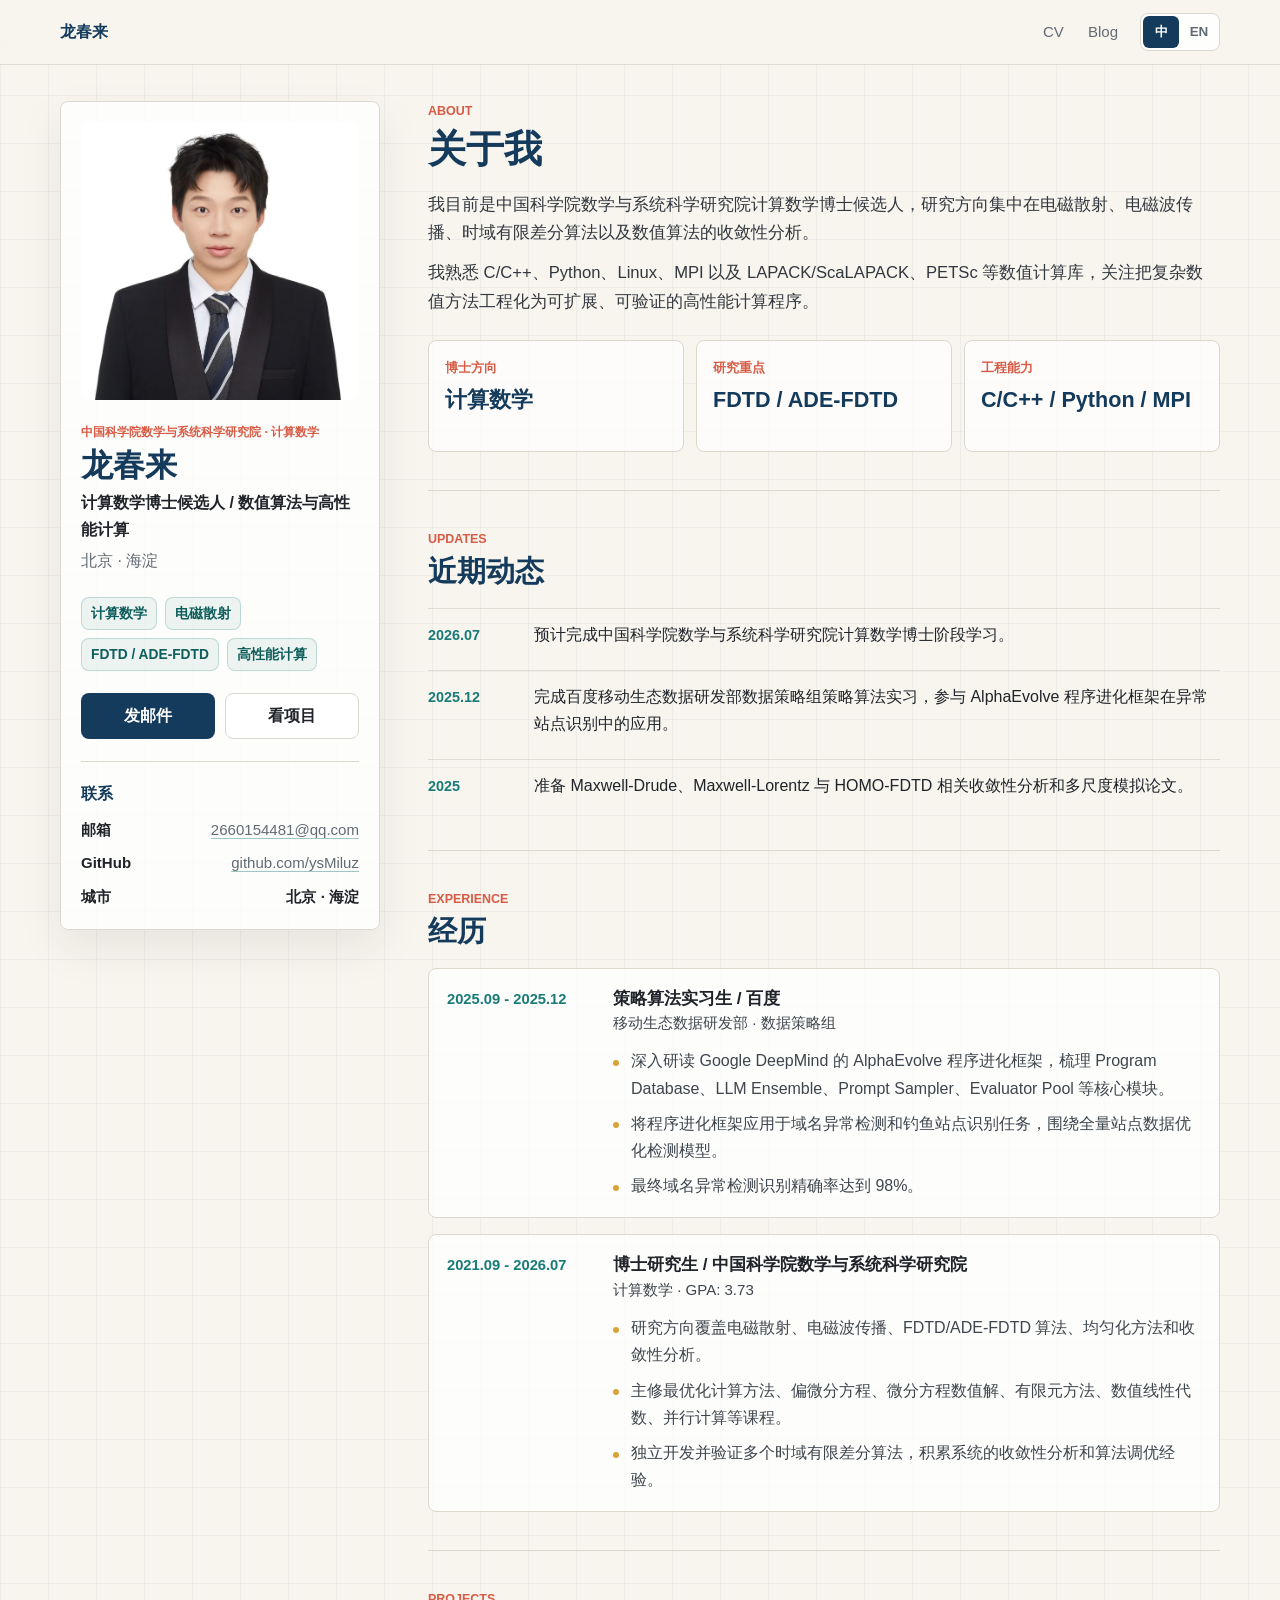
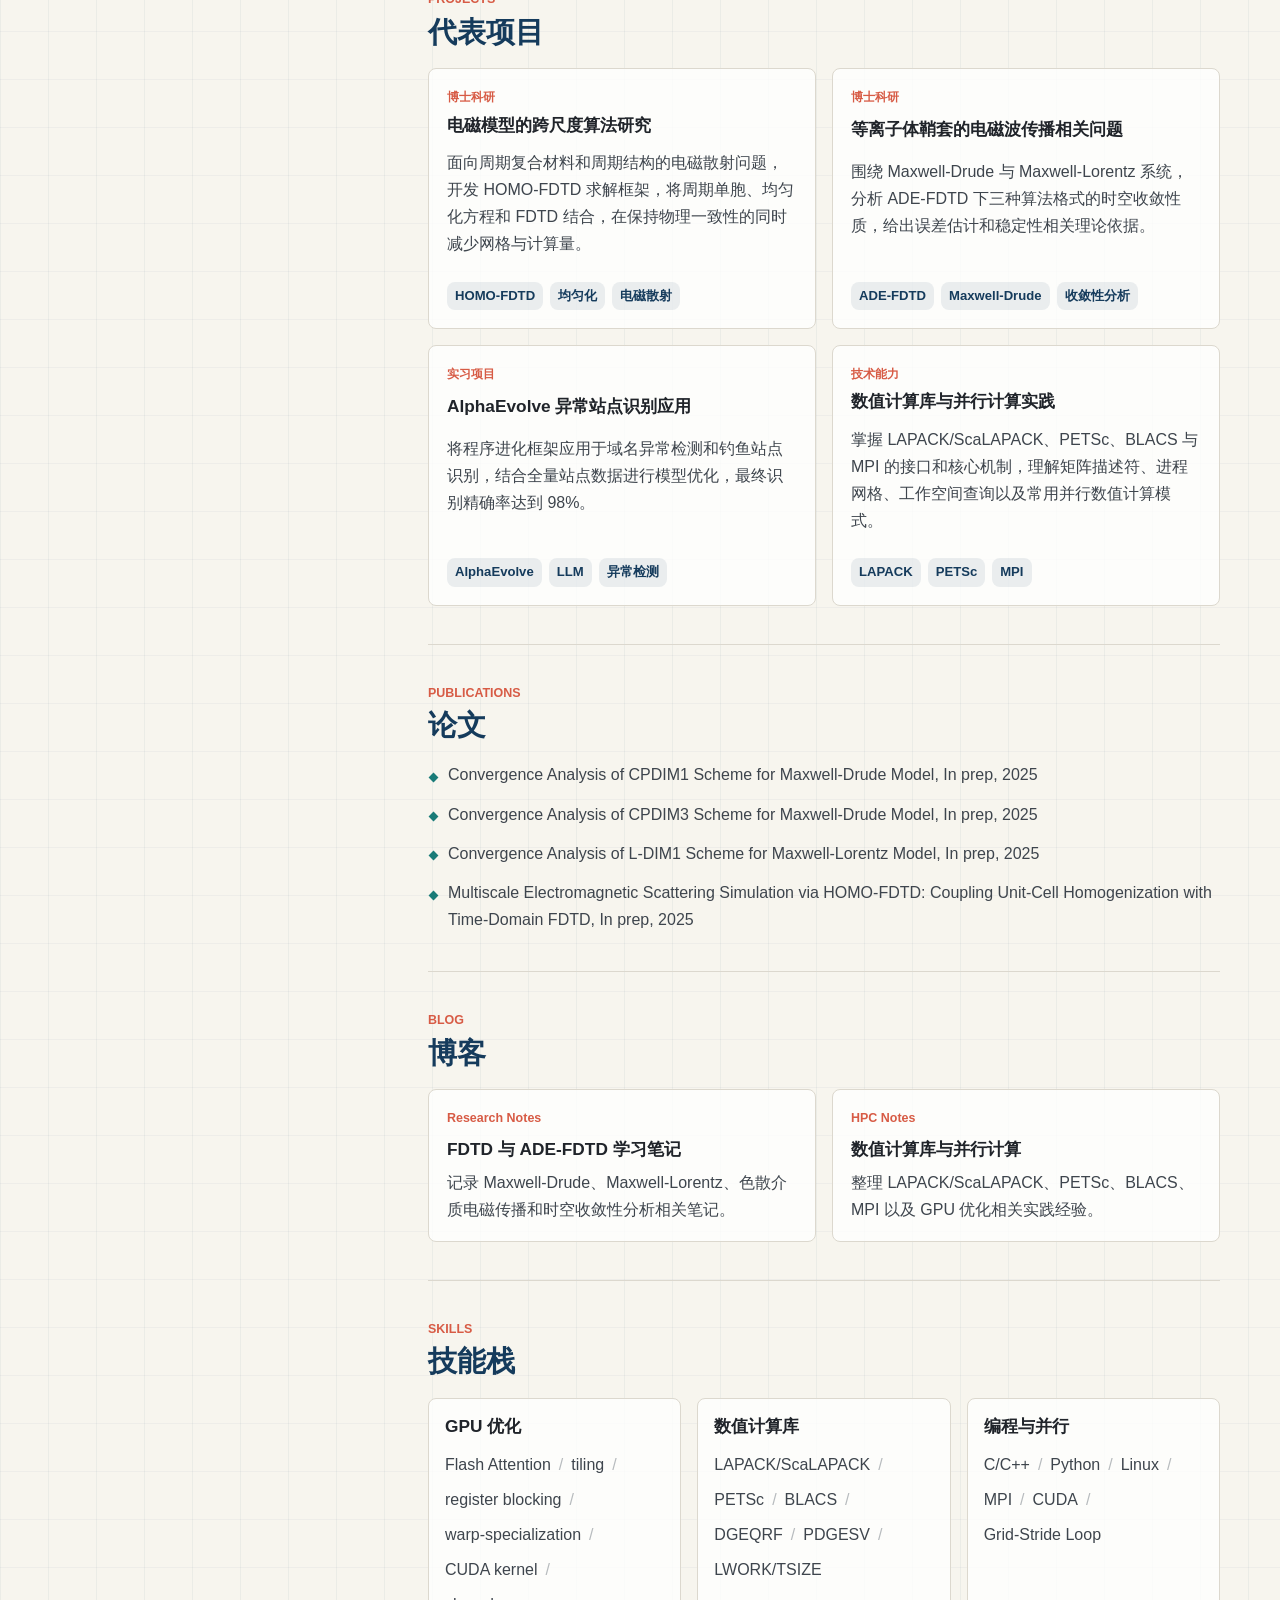
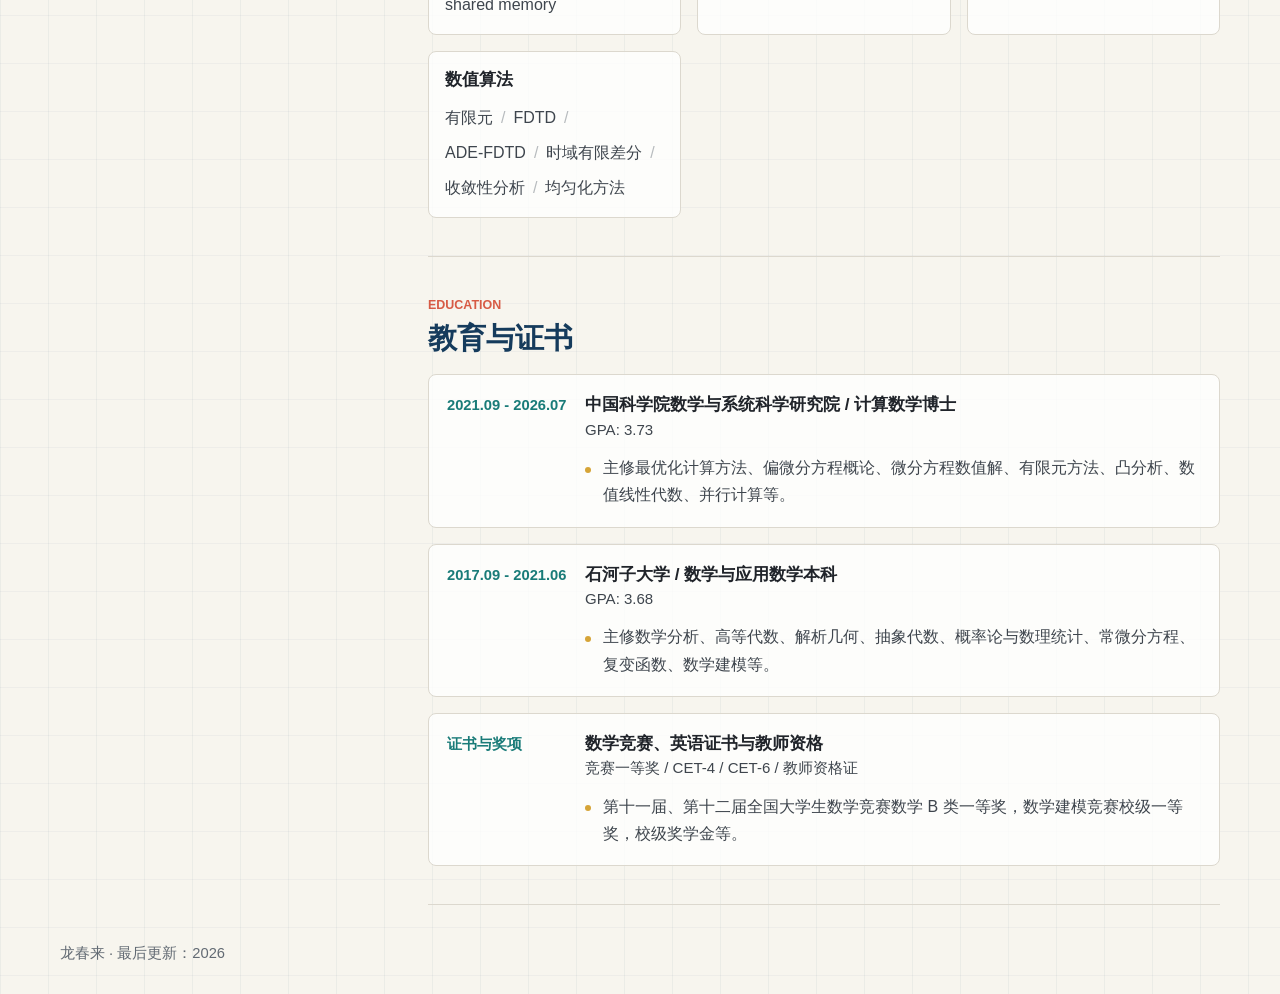
<file: index.html>
<!doctype html>
<html lang="zh-CN">
  <head>
    <meta charset="utf-8" />
    <meta name="viewport" content="width=device-width, initial-scale=1" />
    <meta
      name="description"
      content="个人简历网页，展示个人简介、经历、项目、技能与联系方式。"
    />
    <title>个人简历 | Resume</title>
    <link rel="stylesheet" href="./styles.css" />
  </head>
  <body>
    <a class="skip-link" href="#content" data-i18n="actions.skip">跳到正文</a>

    <header class="site-header">
      <div class="header-inner">
        <a class="brand" href="#top" data-profile="name">你的姓名</a>
        <div class="header-tools">
          <nav class="site-nav" aria-label="主导航">
            <a href="./files/cv.pdf" target="_blank" rel="noreferrer" data-i18n="siteLinks.cv">CV</a>
            <a href="#blog" data-i18n="siteLinks.blog">Blog</a>
          </nav>
          <div class="language-toggle" aria-label="语言切换">
            <button type="button" data-lang-button="zh" aria-pressed="true">中</button>
            <button type="button" data-lang-button="en" aria-pressed="false">EN</button>
          </div>
        </div>
      </div>
    </header>

    <main id="top" class="page-shell">
      <aside class="profile-panel" aria-label="个人资料">
        <img
          class="profile-photo"
          src="./assets/profile-visual.png"
          alt="职业风格个人主页插图"
          width="320"
          height="320"
        />
        <div class="profile-copy">
          <p class="eyebrow" data-profile="availability">正在寻找新的机会</p>
          <h1 data-profile="name">你的姓名</h1>
          <p class="role" data-profile="role">你的职业方向 / 当前身份</p>
          <p class="location" data-profile="location">中国 · 城市</p>
        </div>

        <div class="tag-list" data-list="focus"></div>

        <div class="profile-actions">
          <a class="button button-primary" data-profile="emailLink" href="mailto:you@example.com">
            <span data-i18n="actions.email">发邮件</span>
          </a>
          <a class="button button-secondary" href="#projects" data-i18n="actions.projects">看项目</a>
        </div>

        <section class="mini-section" id="contact">
          <h2 data-i18n="sections.contactTitle">联系</h2>
          <ul class="contact-list" data-list="links"></ul>
        </section>
      </aside>

      <div id="content" class="content-column">
        <section id="cv" class="section-block intro-section">
          <p class="section-kicker" data-i18n="sections.aboutKicker">About</p>
          <h2 data-i18n="sections.aboutTitle">关于我</h2>
          <div class="about-copy" data-list="about"></div>
          <dl class="metric-grid" data-list="highlights"></dl>
        </section>

        <section class="section-block">
          <div class="section-heading">
            <div>
              <p class="section-kicker" data-i18n="sections.updatesKicker">Updates</p>
              <h2 data-i18n="sections.updatesTitle">近期动态</h2>
            </div>
          </div>
          <ol class="news-list" data-list="updates"></ol>
        </section>

        <section id="experience" class="section-block">
          <div class="section-heading">
            <div>
              <p class="section-kicker" data-i18n="sections.experienceKicker">Experience</p>
              <h2 data-i18n="sections.experienceTitle">经历</h2>
            </div>
          </div>
          <div class="timeline" data-list="experience"></div>
        </section>

        <section id="projects" class="section-block">
          <div class="section-heading">
            <div>
              <p class="section-kicker" data-i18n="sections.projectsKicker">Projects</p>
              <h2 data-i18n="sections.projectsTitle">代表项目</h2>
            </div>
          </div>
          <div class="project-grid" data-list="projects"></div>
        </section>

        <section id="publications" class="section-block">
          <div class="section-heading">
            <div>
              <p class="section-kicker" data-i18n="sections.publicationsKicker">Publications</p>
              <h2 data-i18n="sections.publicationsTitle">论文</h2>
            </div>
          </div>
          <ul class="publication-list" data-list="publications"></ul>
        </section>

        <section id="blog" class="section-block">
          <div class="section-heading">
            <div>
              <p class="section-kicker" data-i18n="sections.blogKicker">Blog</p>
              <h2 data-i18n="sections.blogTitle">博客</h2>
            </div>
          </div>
          <div class="blog-list" data-list="blog"></div>
        </section>

        <section id="skills" class="section-block">
          <div class="section-heading">
            <div>
              <p class="section-kicker" data-i18n="sections.skillsKicker">Skills</p>
              <h2 data-i18n="sections.skillsTitle">技能栈</h2>
            </div>
          </div>
          <div class="skill-grid" data-list="skills"></div>
        </section>

        <section class="section-block">
          <div class="section-heading">
            <div>
              <p class="section-kicker" data-i18n="sections.educationKicker">Education</p>
              <h2 data-i18n="sections.educationTitle">教育与证书</h2>
            </div>
          </div>
          <div class="timeline compact" data-list="education"></div>
        </section>
      </div>
    </main>

    <footer class="site-footer">
      <p>
        <span data-profile="name">你的姓名</span>
        <span aria-hidden="true"> · </span>
        <span data-profile="footer">个人简历网页</span>
      </p>
    </footer>

    <script src="./profile.js"></script>
  </body>
</html>
</file>
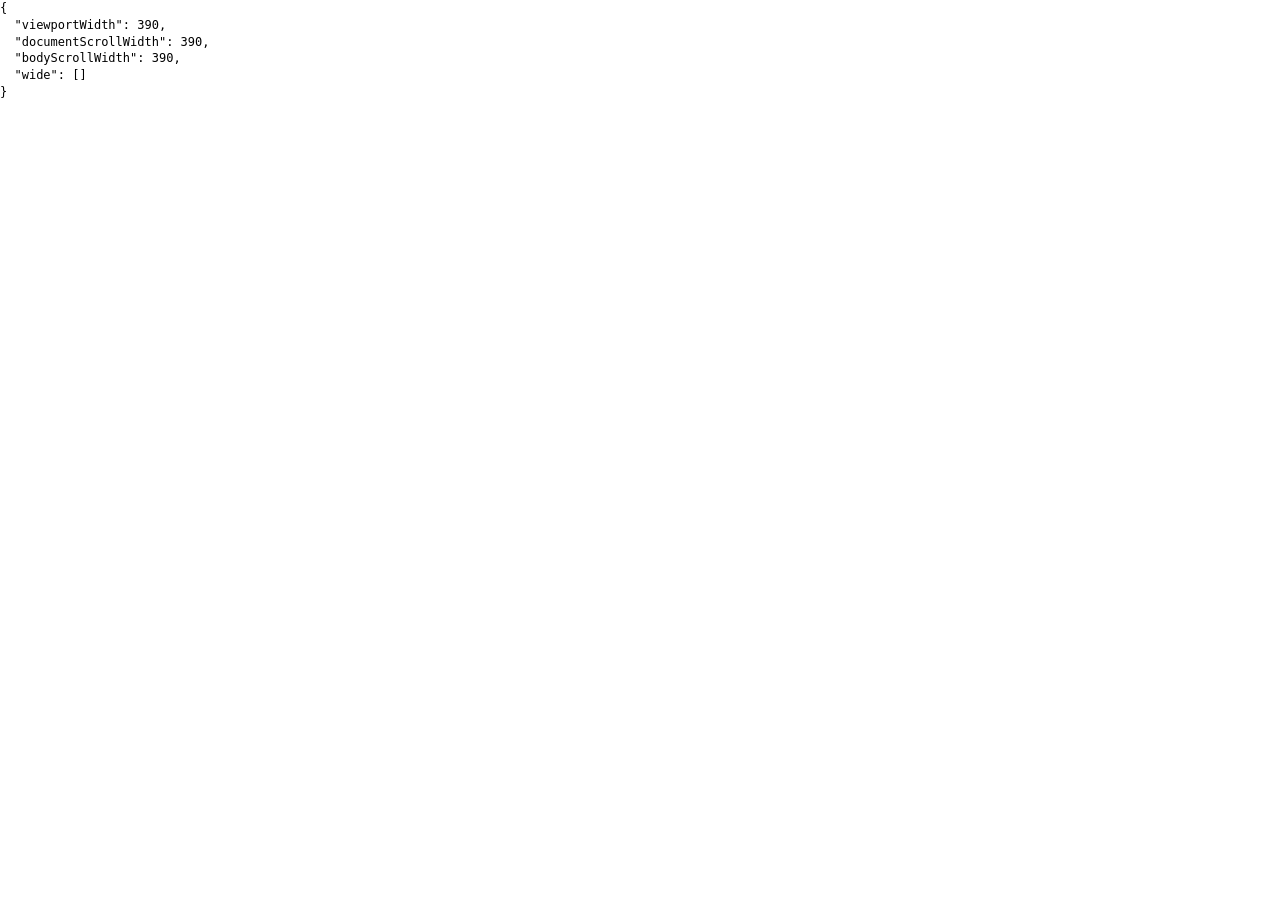
<file: tmp/layout-check.html>
<!doctype html>
<meta charset="utf-8" />
<style>
  body {
    margin: 0;
    font: 12px/1.4 Consolas, monospace;
    white-space: pre-wrap;
  }
</style>
<iframe id="frame" src="../index.html?lang=en" style="width: 390px; height: 1200px; border: 0"></iframe>
<script>
  const frame = document.querySelector("#frame");

  frame.addEventListener("load", () => {
    const documentInFrame = frame.contentDocument;
    const viewportWidth = documentInFrame.documentElement.clientWidth;
    const wide = [...documentInFrame.querySelectorAll("*")]
      .map((node) => {
        const rect = node.getBoundingClientRect();
        return {
          tag: node.tagName.toLowerCase(),
          id: node.id || "",
          className: typeof node.className === "string" ? node.className : "",
          left: Math.round(rect.left),
          right: Math.round(rect.right),
          width: Math.round(rect.width),
          scrollWidth: node.scrollWidth,
          clientWidth: node.clientWidth,
          text: (node.textContent || "").trim().replace(/\s+/g, " ").slice(0, 90),
        };
      })
      .filter((item) => item.right > viewportWidth + 1 || item.scrollWidth > item.clientWidth + 1)
      .sort((a, b) => b.right - a.right)
      .slice(0, 30);

    document.body.textContent = JSON.stringify(
      {
        viewportWidth,
        documentScrollWidth: documentInFrame.documentElement.scrollWidth,
        bodyScrollWidth: documentInFrame.body.scrollWidth,
        wide,
      },
      null,
      2
    );
  });
</script>
</file>
<file: styles.css>
:root {
  --paper: #f7f5ee;
  --surface: #ffffff;
  --ink: #20242a;
  --muted: #626a73;
  --line: #dcd8ce;
  --blue: #153b5c;
  --teal: #197b78;
  --coral: #d75b45;
  --amber: #d6a437;
  --shadow: 0 18px 45px rgba(32, 36, 42, 0.08);
  --radius: 8px;
  --content: 1160px;
}

* {
  box-sizing: border-box;
}

html {
  scroll-behavior: smooth;
}

body {
  margin: 0;
  color: var(--ink);
  background:
    linear-gradient(90deg, rgba(21, 59, 92, 0.05) 1px, transparent 1px),
    linear-gradient(0deg, rgba(21, 59, 92, 0.04) 1px, transparent 1px),
    var(--paper);
  background-size: 48px 48px;
  font-family:
    -apple-system, BlinkMacSystemFont, "Segoe UI", "Microsoft YaHei", "PingFang SC",
    "Noto Sans CJK SC", Arial, sans-serif;
  line-height: 1.7;
}

a {
  color: inherit;
  text-decoration-color: rgba(25, 123, 120, 0.42);
  text-underline-offset: 0.2em;
}

a:hover {
  color: var(--teal);
}

.skip-link {
  position: absolute;
  left: 16px;
  top: -48px;
  z-index: 5;
  padding: 8px 12px;
  border-radius: var(--radius);
  background: var(--ink);
  color: #fff;
  transition: top 0.2s ease;
}

.skip-link:focus {
  top: 16px;
}

.site-header {
  position: sticky;
  top: 0;
  z-index: 4;
  border-bottom: 1px solid rgba(220, 216, 206, 0.88);
  background: rgba(247, 245, 238, 0.86);
  backdrop-filter: blur(14px);
}

.header-inner {
  display: flex;
  align-items: center;
  justify-content: space-between;
  gap: 24px;
  width: min(calc(100% - 32px), var(--content));
  min-height: 64px;
  margin: 0 auto;
}

.brand {
  color: var(--blue);
  font-weight: 800;
  text-decoration: none;
}

.site-nav {
  display: flex;
  align-items: center;
  gap: 4px;
  overflow-x: auto;
  white-space: nowrap;
}

.header-tools {
  display: flex;
  align-items: center;
  gap: 12px;
  min-width: 0;
}

.site-nav a {
  padding: 8px 10px;
  border-radius: var(--radius);
  color: var(--muted);
  font-size: 0.94rem;
  text-decoration: none;
}

.site-nav a:hover {
  background: rgba(25, 123, 120, 0.1);
  color: var(--teal);
}

.language-toggle {
  display: inline-flex;
  flex: 0 0 auto;
  gap: 2px;
  padding: 2px;
  border: 1px solid var(--line);
  border-radius: var(--radius);
  background: rgba(255, 255, 255, 0.82);
}

.language-toggle button {
  min-width: 36px;
  height: 32px;
  border: 0;
  border-radius: 6px;
  background: transparent;
  color: var(--muted);
  cursor: pointer;
  font: inherit;
  font-size: 0.84rem;
  font-weight: 800;
}

.language-toggle button:hover {
  color: var(--teal);
}

.language-toggle button.is-active {
  background: var(--blue);
  color: #fff;
}

.page-shell {
  display: grid;
  grid-template-columns: 320px minmax(0, 1fr);
  gap: 48px;
  width: min(calc(100% - 32px), var(--content));
  margin: 36px auto 0;
  align-items: start;
}

.profile-panel {
  position: sticky;
  top: 92px;
  display: grid;
  gap: 22px;
  min-width: 0;
  padding: 20px;
  border: 1px solid var(--line);
  border-radius: var(--radius);
  background: rgba(255, 255, 255, 0.78);
  box-shadow: var(--shadow);
}

.profile-photo {
  display: block;
  width: 100%;
  height: auto;
  aspect-ratio: 1;
  border-radius: var(--radius);
  object-fit: cover;
  background: #eef3f1;
}

.profile-copy {
  display: grid;
  gap: 4px;
  min-width: 0;
}

.eyebrow,
.section-kicker {
  margin: 0;
  color: var(--coral);
  font-size: 0.78rem;
  font-weight: 800;
  letter-spacing: 0;
  text-transform: uppercase;
  overflow-wrap: anywhere;
}

.profile-copy h1 {
  margin: 0;
  color: var(--blue);
  font-size: 2rem;
  line-height: 1.18;
  overflow-wrap: anywhere;
}

.role,
.location {
  margin: 0;
  color: var(--muted);
}

.role {
  color: var(--ink);
  font-weight: 700;
  overflow-wrap: anywhere;
}

.tag-list {
  display: flex;
  flex-wrap: wrap;
  gap: 8px;
}

.tag {
  display: inline-flex;
  align-items: center;
  max-width: 100%;
  min-height: 30px;
  padding: 4px 9px;
  border: 1px solid rgba(25, 123, 120, 0.22);
  border-radius: var(--radius);
  background: rgba(25, 123, 120, 0.08);
  color: #0f5e5b;
  font-size: 0.86rem;
  font-weight: 700;
  overflow-wrap: anywhere;
  white-space: normal;
}

.profile-actions {
  display: grid;
  grid-template-columns: 1fr 1fr;
  gap: 10px;
}

.button {
  display: inline-flex;
  align-items: center;
  justify-content: center;
  min-width: 0;
  min-height: 42px;
  padding: 8px 12px;
  border: 1px solid transparent;
  border-radius: var(--radius);
  font-weight: 800;
  text-align: center;
  text-decoration: none;
  overflow-wrap: anywhere;
}

.button-primary {
  background: var(--blue);
  color: #fff;
}

.button-primary:hover {
  background: #0d2e49;
  color: #fff;
}

.button-secondary {
  border-color: var(--line);
  background: #fff;
  color: var(--ink);
}

.button-secondary:hover {
  border-color: rgba(25, 123, 120, 0.42);
  color: var(--teal);
}

.mini-section {
  border-top: 1px solid var(--line);
  padding-top: 18px;
}

.mini-section h2 {
  margin: 0 0 10px;
  color: var(--blue);
  font-size: 1rem;
}

.contact-list,
.news-list {
  margin: 0;
  padding: 0;
  list-style: none;
}

.contact-list {
  display: grid;
  gap: 8px;
}

.contact-list li {
  display: flex;
  align-items: baseline;
  justify-content: space-between;
  gap: 12px;
  min-width: 0;
  color: var(--muted);
  font-size: 0.94rem;
}

.contact-list li > :last-child {
  min-width: 0;
  text-align: right;
  overflow-wrap: anywhere;
}

.contact-list span {
  color: var(--ink);
  font-weight: 700;
}

.contact-list a {
  overflow-wrap: anywhere;
}

.content-column {
  display: grid;
  gap: 38px;
  min-width: 0;
}

.section-block {
  scroll-margin-top: 92px;
  padding: 0 0 38px;
  border-bottom: 1px solid var(--line);
}

.section-block h2 {
  margin: 4px 0 18px;
  color: var(--blue);
  font-size: 1.8rem;
  line-height: 1.24;
}

.intro-section h2 {
  font-size: 2.35rem;
}

.about-copy {
  display: grid;
  gap: 12px;
  max-width: 780px;
  color: #33383f;
  font-size: 1.04rem;
  min-width: 0;
  overflow-wrap: anywhere;
}

.about-copy p {
  margin: 0;
}

.metric-grid {
  display: grid;
  grid-template-columns: repeat(3, minmax(0, 1fr));
  gap: 12px;
  margin: 24px 0 0;
}

.metric-card {
  min-height: 112px;
  padding: 16px;
  border: 1px solid var(--line);
  border-radius: var(--radius);
  background: rgba(255, 255, 255, 0.74);
}

.metric-card dt {
  margin: 0 0 8px;
  color: var(--coral);
  font-size: 0.82rem;
  font-weight: 800;
}

.metric-card dd {
  margin: 0;
  color: var(--blue);
  font-size: 1.35rem;
  font-weight: 900;
  line-height: 1.22;
}

.section-heading {
  display: flex;
  justify-content: space-between;
  gap: 16px;
  align-items: end;
}

.news-list {
  display: grid;
  gap: 10px;
}

.news-list li {
  display: grid;
  grid-template-columns: 92px minmax(0, 1fr);
  gap: 14px;
  align-items: baseline;
  padding: 12px 0;
  border-top: 1px solid rgba(220, 216, 206, 0.8);
}

.news-date {
  color: var(--teal);
  font-size: 0.9rem;
  font-weight: 800;
}

.timeline {
  display: grid;
  gap: 16px;
}

.timeline-item,
.project-card,
.skill-card,
.blog-card {
  border: 1px solid var(--line);
  border-radius: var(--radius);
  background: rgba(255, 255, 255, 0.78);
}

.timeline-item {
  display: grid;
  grid-template-columns: 148px minmax(0, 1fr);
  gap: 18px;
  padding: 18px;
}

.timeline-time {
  color: var(--teal);
  font-size: 0.92rem;
  font-weight: 800;
}

.timeline-body h3,
.project-card h3,
.skill-card h3,
.blog-card h3 {
  margin: 0;
  color: var(--ink);
  font-size: 1.08rem;
  line-height: 1.35;
}

.timeline-meta {
  margin: 4px 0 10px;
  color: var(--muted);
  font-size: 0.94rem;
}

.timeline-body p,
.project-card p {
  margin: 0;
  color: #3e454d;
  overflow-wrap: anywhere;
}

.timeline-points,
.project-tags,
.skill-list,
.publication-list {
  margin: 12px 0 0;
  padding: 0;
  list-style: none;
}

.timeline-points {
  display: grid;
  gap: 8px;
}

.timeline-points li {
  position: relative;
  padding-left: 18px;
  color: #3e454d;
}

.timeline-points li::before {
  content: "";
  position: absolute;
  left: 0;
  top: 0.78em;
  width: 6px;
  height: 6px;
  border-radius: 50%;
  background: var(--amber);
}

.project-grid {
  display: grid;
  grid-template-columns: repeat(2, minmax(0, 1fr));
  gap: 16px;
}

.project-card {
  display: grid;
  gap: 12px;
  min-height: 220px;
  padding: 18px;
}

.project-card header {
  display: grid;
  gap: 5px;
}

.project-card .project-type {
  color: var(--coral);
  font-size: 0.78rem;
  font-weight: 800;
}

.project-card a {
  width: fit-content;
  font-weight: 800;
}

.project-tags {
  display: flex;
  flex-wrap: wrap;
  gap: 7px;
  align-self: end;
}

.project-tags li {
  padding: 3px 8px;
  border-radius: var(--radius);
  background: rgba(21, 59, 92, 0.08);
  color: var(--blue);
  font-size: 0.82rem;
  font-weight: 800;
}

.publication-list {
  display: grid;
  gap: 12px;
  margin-top: 0;
}

.publication-list li {
  position: relative;
  padding-left: 20px;
  color: #3e454d;
}

.publication-list li::before {
  content: "";
  position: absolute;
  left: 2px;
  top: 0.78em;
  width: 7px;
  height: 7px;
  background: var(--teal);
  transform: rotate(45deg);
}

.blog-list {
  display: grid;
  grid-template-columns: repeat(2, minmax(0, 1fr));
  gap: 16px;
}

.blog-card {
  display: grid;
  gap: 8px;
  padding: 18px;
}

.blog-card p {
  margin: 0;
  color: var(--coral);
  font-size: 0.78rem;
  font-weight: 800;
}

.blog-card span {
  color: #3e454d;
  overflow-wrap: anywhere;
}

.skill-grid {
  display: grid;
  grid-template-columns: repeat(3, minmax(0, 1fr));
  gap: 16px;
}

.skill-card {
  padding: 16px;
}

.skill-list {
  display: flex;
  flex-wrap: wrap;
  gap: 8px;
}

.skill-list li {
  color: #3e454d;
}

.skill-list li:not(:last-child)::after {
  content: "/";
  margin-left: 8px;
  color: rgba(98, 106, 115, 0.45);
}

.compact .timeline-item {
  grid-template-columns: 120px minmax(0, 1fr);
}

.site-footer {
  width: min(calc(100% - 32px), var(--content));
  margin: 36px auto 28px;
  color: var(--muted);
  font-size: 0.92rem;
}

@media (max-width: 920px) {
  .page-shell {
    grid-template-columns: 1fr;
    gap: 32px;
  }

  .profile-panel {
    position: static;
    grid-template-columns: 180px minmax(0, 1fr);
    align-items: start;
  }

  .profile-copy,
  .tag-list,
  .profile-actions,
  .mini-section {
    grid-column: 2;
  }

  .profile-photo {
    grid-row: 1 / span 4;
  }

  .metric-grid,
  .skill-grid {
    grid-template-columns: repeat(2, minmax(0, 1fr));
  }
}

@media (max-width: 680px) {
  body {
    overflow-x: hidden;
  }

  .header-inner {
    display: grid;
    gap: 8px;
    padding: 10px 0;
    max-width: 100%;
  }

  .header-tools {
    display: grid;
    gap: 8px;
    max-width: 100%;
  }

  .site-nav {
    width: 100%;
  }

  .language-toggle {
    width: max-content;
  }

  .page-shell {
    width: 100%;
    max-width: 100%;
    padding: 0 12px;
    margin-top: 20px;
    overflow: hidden;
  }

  .profile-panel {
    grid-template-columns: 1fr;
    width: 100%;
    max-width: 100%;
    overflow: hidden;
    padding: 14px;
  }

  .profile-photo,
  .profile-copy,
  .tag-list,
  .profile-actions,
  .mini-section {
    grid-column: auto;
  }

  .profile-actions {
    grid-template-columns: 1fr;
  }

  .tag-list {
    display: grid;
    grid-template-columns: minmax(0, 1fr);
  }

  .tag {
    width: fit-content;
  }

  .profile-photo {
    grid-row: auto;
    max-width: 240px;
  }

  .contact-list li {
    display: grid;
    grid-template-columns: 76px minmax(0, 1fr);
    align-items: start;
  }

  .intro-section h2,
  .section-block h2 {
    font-size: 1.55rem;
  }

  .metric-grid,
  .project-grid,
    .skill-grid,
    .blog-list {
    grid-template-columns: 1fr;
  }

  .news-list li,
  .timeline-item,
  .compact .timeline-item {
    grid-template-columns: 1fr;
    gap: 6px;
  }
}

@media (prefers-reduced-motion: reduce) {
  *,
  *::before,
  *::after {
    scroll-behavior: auto !important;
    transition-duration: 0.01ms !important;
    animation-duration: 0.01ms !important;
    animation-iteration-count: 1 !important;
  }
}
</file>
